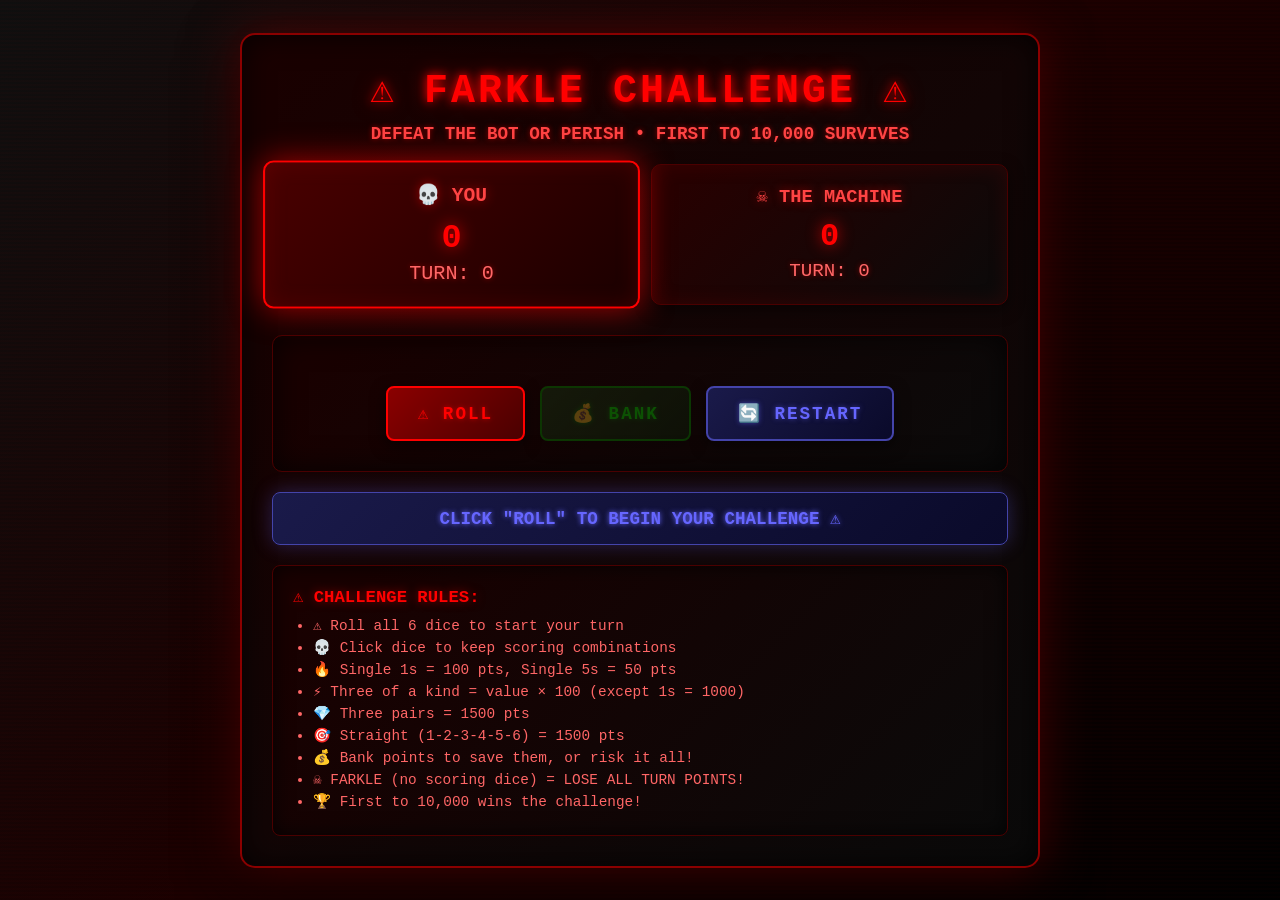
<file: farkle-monster.html>
<!DOCTYPE html>
<html lang="en">
<head>
    <meta charset="UTF-8">
    <meta name="viewport" content="width=device-width, initial-scale=1.0, maximum-scale=5.0">
    <meta name="apple-mobile-web-app-capable" content="yes">
    <meta name="mobile-web-app-capable" content="yes">
    <title>⚠️ FARKLE CHALLENGE MODE ⚠️</title>
    <style>
        * {
            margin: 0;
            padding: 0;
            box-sizing: border-box;
        }

        body {
            font-family: 'Courier New', 'Consolas', monospace;
            background: linear-gradient(135deg, #0f0f0f 0%, #1a0000 50%, #000000 100%);
            min-height: 100vh;
            display: flex;
            justify-content: center;
            align-items: center;
            padding: 20px;
            position: relative;
            overflow-x: hidden;
            overflow-y: auto;
        }

        body::before {
            content: '';
            position: absolute;
            top: 0;
            left: 0;
            right: 0;
            bottom: 0;
            background: 
                repeating-linear-gradient(
                    0deg,
                    transparent,
                    transparent 2px,
                    rgba(139, 0, 0, 0.03) 2px,
                    rgba(139, 0, 0, 0.03) 4px
                );
            pointer-events: none;
            animation: scanlines 8s linear infinite;
        }

        @keyframes scanlines {
            0% { transform: translateY(0); }
            100% { transform: translateY(20px); }
        }

        .game-container {
            background: linear-gradient(135deg, #1a0000 0%, #0a0a0a 100%);
            border-radius: 15px;
            padding: 30px;
            box-shadow: 
                0 0 50px rgba(139, 0, 0, 0.5),
                inset 0 0 30px rgba(0, 0, 0, 0.8),
                0 20px 60px rgba(0, 0, 0, 0.9);
            max-width: 800px;
            width: 100%;
            border: 2px solid #8b0000;
            position: relative;
        }

        @keyframes pulse-warning {
            0%, 100% { opacity: 1; }
            50% { opacity: 0.6; }
        }

        h1 {
            text-align: center;
            color: #ff0000;
            font-size: 2.5em;
            margin-bottom: 10px;
            text-shadow: 
                0 0 10px #ff0000,
                0 0 20px #8b0000,
                2px 2px 4px rgba(0, 0, 0, 0.8);
            font-weight: bold;
            letter-spacing: 3px;
        }

        .subtitle {
            text-align: center;
            color: #ff4444;
            margin-bottom: 20px;
            font-size: 1.1em;
            text-shadow: 0 0 5px rgba(255, 0, 0, 0.5);
            font-weight: bold;
        }

        .scores {
            display: flex;
            justify-content: space-around;
            margin-bottom: 30px;
            gap: 20px;
        }

        .score-card {
            flex: 1;
            background: linear-gradient(135deg, #2a0000 0%, #0a0a0a 100%);
            padding: 20px;
            border-radius: 10px;
            text-align: center;
            box-shadow: 
                0 5px 15px rgba(0, 0, 0, 0.5),
                inset 0 0 20px rgba(139, 0, 0, 0.2);
            border: 1px solid #4a0000;
        }

        .score-card.active {
            background: linear-gradient(135deg, #4a0000 0%, #1a0000 100%);
            transform: scale(1.05);
            box-shadow: 
                0 0 30px rgba(255, 0, 0, 0.6),
                inset 0 0 20px rgba(139, 0, 0, 0.3);
            border: 2px solid #ff0000;
            animation: pulse-glow 1.5s infinite;
        }

        @keyframes pulse-glow {
            0%, 100% { box-shadow: 0 0 30px rgba(255, 0, 0, 0.6), inset 0 0 20px rgba(139, 0, 0, 0.3); }
            50% { box-shadow: 0 0 50px rgba(255, 0, 0, 0.8), inset 0 0 30px rgba(139, 0, 0, 0.5); }
        }

        .score-card h3 {
            color: #ff4444;
            margin-bottom: 10px;
            text-shadow: 0 0 10px rgba(255, 0, 0, 0.5);
            font-weight: bold;
        }

        .score {
            font-size: 2em;
            color: #ff0000;
            font-weight: bold;
            text-shadow: 0 0 15px rgba(255, 0, 0, 0.8);
        }

        .turn-score {
            font-size: 1.2em;
            color: #ff6666;
            margin-top: 5px;
            text-shadow: 0 0 5px rgba(255, 0, 0, 0.5);
        }

        .dice-area {
            background: linear-gradient(135deg, #1a0000 0%, #0a0a0a 100%);
            padding: 30px;
            border-radius: 10px;
            margin-bottom: 20px;
            border: 1px solid #4a0000;
            box-shadow: inset 0 0 30px rgba(0, 0, 0, 0.8);
        }

        .dice-container {
            display: flex;
            justify-content: center;
            gap: 15px;
            flex-wrap: wrap;
            margin-bottom: 20px;
        }

        .die {
            width: 70px;
            height: 70px;
            background: linear-gradient(135deg, #1a1a1a 0%, #0a0a0a 100%);
            border-radius: 10px;
            display: flex;
            justify-content: center;
            align-items: center;
            font-size: 2em;
            font-weight: bold;
            color: #ff0000;
            cursor: pointer;
            box-shadow: 
                0 5px 15px rgba(0, 0, 0, 0.8),
                inset 0 0 10px rgba(139, 0, 0, 0.3);
            transition: all 0.3s ease;
            user-select: none;
            -webkit-user-select: none;
            touch-action: manipulation;
            border: 2px solid #4a0000;
            text-shadow: 0 0 10px rgba(255, 0, 0, 0.8);
        }

        .die:hover:not(.kept) {
            transform: translateY(-5px) rotate(5deg);
            box-shadow: 
                0 8px 20px rgba(255, 0, 0, 0.5),
                inset 0 0 15px rgba(139, 0, 0, 0.5);
            border-color: #ff0000;
        }

        /* Active state for mobile touch feedback */
        .die:active:not(.kept) {
            transform: translateY(-3px) rotate(3deg);
            box-shadow: 
                0 6px 15px rgba(255, 0, 0, 0.6),
                inset 0 0 12px rgba(139, 0, 0, 0.6);
            border-color: #ff0000;
        }

        .die.kept {
            background: linear-gradient(135deg, #4a0000 0%, #2a0000 100%);
            border: 3px solid #ff0000;
            box-shadow: 
                0 0 20px rgba(255, 0, 0, 0.8),
                inset 0 0 15px rgba(255, 0, 0, 0.3);
            animation: kept-pulse 1s infinite;
        }

        @keyframes kept-pulse {
            0%, 100% { transform: scale(1); }
            50% { transform: scale(1.05); }
        }

        .buttons {
            display: flex;
            gap: 15px;
            justify-content: center;
            flex-wrap: wrap;
        }

        button {
            padding: 15px 30px;
            font-size: 1.1em;
            border: none;
            border-radius: 8px;
            cursor: pointer;
            font-weight: bold;
            transition: all 0.3s ease;
            font-family: 'Courier New', monospace;
            box-shadow: 0 5px 15px rgba(0, 0, 0, 0.5);
            text-transform: uppercase;
            letter-spacing: 2px;
        }

        button:hover:not(:disabled) {
            transform: translateY(-3px);
            box-shadow: 0 8px 25px rgba(255, 0, 0, 0.5);
        }

        button:disabled {
            opacity: 0.3;
            cursor: not-allowed;
        }

        .btn-roll {
            background: linear-gradient(135deg, #8b0000 0%, #4a0000 100%);
            color: #ff0000;
            border: 2px solid #ff0000;
            text-shadow: 0 0 5px rgba(255, 0, 0, 0.5);
        }

        .btn-roll:hover:not(:disabled) {
            background: linear-gradient(135deg, #ff0000 0%, #8b0000 100%);
            box-shadow: 0 0 30px rgba(255, 0, 0, 0.8);
        }

        .btn-bank {
            background: linear-gradient(135deg, #1a4a1a 0%, #0a2a0a 100%);
            color: #00ff00;
            border: 2px solid #00aa00;
            text-shadow: 0 0 5px rgba(0, 255, 0, 0.5);
        }

        .btn-bank:hover:not(:disabled) {
            background: linear-gradient(135deg, #00aa00 0%, #1a4a1a 100%);
            box-shadow: 0 0 30px rgba(0, 255, 0, 0.6);
        }

        .btn-new-game {
            background: linear-gradient(135deg, #1a1a4a 0%, #0a0a2a 100%);
            color: #6666ff;
            border: 2px solid #4444aa;
            text-shadow: 0 0 5px rgba(100, 100, 255, 0.5);
        }

        .btn-new-game:hover {
            background: linear-gradient(135deg, #4444aa 0%, #1a1a4a 100%);
            box-shadow: 0 0 30px rgba(100, 100, 255, 0.6);
        }

        .message {
            text-align: center;
            padding: 15px;
            margin-top: 20px;
            border-radius: 8px;
            font-size: 1.1em;
            font-weight: bold;
            min-height: 50px;
            display: flex;
            align-items: center;
            justify-content: center;
            border: 1px solid;
            text-shadow: 0 0 5px currentColor;
        }

        .message.info {
            background: linear-gradient(135deg, #1a1a4a 0%, #0a0a2a 100%);
            color: #6666ff;
            border-color: #4444aa;
            box-shadow: 0 0 20px rgba(100, 100, 255, 0.3);
        }

        .message.success {
            background: linear-gradient(135deg, #1a4a1a 0%, #0a2a0a 100%);
            color: #00ff00;
            border-color: #00aa00;
            box-shadow: 0 0 20px rgba(0, 255, 0, 0.3);
        }

        .message.warning {
            background: linear-gradient(135deg, #8b0000 0%, #4a0000 100%);
            color: #ff0000;
            border-color: #ff0000;
            box-shadow: 0 0 20px rgba(255, 0, 0, 0.5);
            animation: warning-flash 0.5s;
        }

        @keyframes warning-flash {
            0%, 100% { opacity: 1; }
            50% { opacity: 0.7; }
        }

        .rules {
            margin-top: 20px;
            padding: 20px;
            background: linear-gradient(135deg, #1a0000 0%, #0a0a0a 100%);
            border-radius: 8px;
            font-size: 0.9em;
            color: #ff6666;
            border: 1px solid #4a0000;
            box-shadow: inset 0 0 20px rgba(0, 0, 0, 0.8);
        }

        .rules h4 {
            color: #ff0000;
            margin-bottom: 10px;
            text-shadow: 0 0 10px rgba(255, 0, 0, 0.5);
            font-size: 1.2em;
        }

        .rules ul {
            margin-left: 20px;
        }

        .rules li {
            margin: 5px 0;
        }

        @keyframes shake {
            0%, 100% { transform: translateX(0); }
            25% { transform: translateX(-10px); }
            75% { transform: translateX(10px); }
        }

        .shake {
            animation: shake 0.5s;
        }

        .confetti {
            position: fixed;
            width: 10px;
            height: 10px;
            top: -10px;
            z-index: 9999;
            pointer-events: none;
        }

        @keyframes confetti-fall {
            to {
                transform: translateY(100vh) rotate(360deg);
            }
        }

        .victory-overlay {
            position: fixed;
            top: 0;
            left: 0;
            width: 100%;
            height: 100%;
            background: linear-gradient(135deg, rgba(0, 0, 0, 0.95) 0%, rgba(26, 0, 0, 0.98) 100%);
            display: flex;
            flex-direction: column;
            justify-content: center;
            align-items: center;
            z-index: 10000;
            opacity: 0;
            animation: fadeIn 0.5s forwards;
        }

        @keyframes fadeIn {
            to {
                opacity: 1;
            }
        }

        .victory-content {
            text-align: center;
            color: #ff0000;
            transform: scale(0);
            animation: expandIn 0.8s 0.3s cubic-bezier(0.68, -0.55, 0.265, 1.55) forwards;
            padding: 20px;
            max-width: 90vw;
        }

        @keyframes expandIn {
            to {
                transform: scale(1);
            }
        }

        .victory-title {
            font-size: 5em;
            margin-bottom: 20px;
            text-shadow: 
                0 0 20px rgba(255, 0, 0, 0.8),
                0 0 40px rgba(255, 0, 0, 0.6),
                0 0 60px rgba(255, 0, 0, 0.4);
            animation: pulse-victory 1.5s infinite;
            font-weight: bold;
            letter-spacing: 5px;
        }

        @media (max-width: 768px) {
            .victory-title {
                font-size: 3em;
            }
        }

        @media (max-width: 480px) {
            .victory-title {
                font-size: 2.5em;
            }
        }

        @keyframes pulse-victory {
            0%, 100% {
                transform: scale(1);
                text-shadow: 
                    0 0 20px rgba(255, 0, 0, 0.8),
                    0 0 40px rgba(255, 0, 0, 0.6);
            }
            50% {
                transform: scale(1.1);
                text-shadow: 
                    0 0 30px rgba(255, 0, 0, 1),
                    0 0 60px rgba(255, 0, 0, 0.8),
                    0 0 90px rgba(255, 0, 0, 0.6);
            }
        }

        .victory-score {
            font-size: 3em;
            margin: 20px 0;
            color: #ff0000;
            font-weight: bold;
            text-shadow: 0 0 20px rgba(255, 0, 0, 0.8);
        }

        @media (max-width: 768px) {
            .victory-score {
                font-size: 2em;
                margin: 15px 0;
            }
        }

        @media (max-width: 480px) {
            .victory-score {
                font-size: 1.5em;
                margin: 10px 0;
            }
        }

        .victory-message {
            font-size: 2em;
            margin-top: 10px;
            opacity: 0;
            animation: fadeIn 0.5s 1.2s forwards;
            color: #ff4444;
            text-shadow: 0 0 10px rgba(255, 0, 0, 0.6);
        }

        @media (max-width: 768px) {
            .victory-message {
                font-size: 1.5em;
            }
        }

        @media (max-width: 480px) {
            .victory-message {
                font-size: 1.2em;
            }
        }

        /* Mobile Optimizations */
        @media (max-width: 768px) {
            body {
                padding: 10px;
            }

            .game-container {
                padding: 20px;
                border-radius: 10px;
            }

            h1 {
                font-size: 2em;
                letter-spacing: 2px;
            }

            .subtitle {
                font-size: 0.9em;
            }

            .scores {
                gap: 10px;
            }

            .score-card {
                padding: 15px;
            }

            .score-card h3 {
                font-size: 0.9em;
            }

            .score {
                font-size: 1.5em;
            }

            .turn-score {
                font-size: 1em;
            }

            .dice-area {
                padding: 20px;
            }

            .dice-container {
                gap: 10px;
            }

            .die {
                width: 60px;
                height: 60px;
                font-size: 1.8em;
                /* Larger tap target for mobile */
                min-width: 44px;
                min-height: 44px;
            }

            button {
                padding: 12px 20px;
                font-size: 0.9em;
                letter-spacing: 1px;
                /* Ensure minimum tap target size */
                min-height: 44px;
            }

            .message {
                font-size: 0.95em;
                padding: 12px;
            }

            .rules {
                font-size: 0.85em;
                padding: 15px;
            }

            .rules h4 {
                font-size: 1em;
            }
        }

        @media (max-width: 480px) {
            body {
                padding: 5px;
            }

            .game-container {
                padding: 15px;
            }

            h1 {
                font-size: 1.6em;
                letter-spacing: 1px;
            }

            .subtitle {
                font-size: 0.75em;
            }

            .scores {
                flex-direction: column;
                gap: 10px;
                margin-bottom: 20px;
            }

            .score-card {
                padding: 12px;
            }

            .dice-area {
                padding: 15px;
            }

            .dice-container {
                gap: 8px;
            }

            .die {
                width: 50px;
                height: 50px;
                font-size: 1.5em;
            }

            .buttons {
                gap: 10px;
            }

            button {
                padding: 10px 15px;
                font-size: 0.85em;
                flex: 1;
                min-width: 100px;
            }

            .message {
                font-size: 0.85em;
                padding: 10px;
                min-height: 40px;
            }

            .rules {
                font-size: 0.8em;
                padding: 12px;
            }

            .rules ul {
                margin-left: 15px;
            }

            .rules li {
                margin: 3px 0;
            }
        }

        /* Landscape mobile optimization */
        @media (max-width: 768px) and (orientation: landscape) {
            .game-container {
                max-width: 90vw;
            }

            .scores {
                flex-direction: row;
            }

            .dice-container {
                gap: 8px;
            }

            .die {
                width: 50px;
                height: 50px;
                font-size: 1.5em;
            }
        }

        /* Prevent text selection on mobile */
        @media (hover: none) and (pointer: coarse) {
            * {
                -webkit-tap-highlight-color: transparent;
            }

            button {
                -webkit-tap-highlight-color: rgba(255, 0, 0, 0.2);
            }
        }
    </style>
</head>
<body>
    <div class="game-container">
        <h1>⚠️ FARKLE CHALLENGE ⚠️</h1>
        <p class="subtitle">DEFEAT THE BOT OR PERISH • FIRST TO 10,000 SURVIVES</p>

        <div class="scores">
            <div class="score-card" id="player-card">
                <h3>💀 YOU</h3>
                <div class="score" id="player-score">0</div>
                <div class="turn-score">TURN: <span id="player-turn-score">0</span></div>
            </div>
            <div class="score-card" id="bot-card">
                <h3>☠️ THE MACHINE</h3>
                <div class="score" id="bot-score">0</div>
                <div class="turn-score">TURN: <span id="bot-turn-score">0</span></div>
            </div>
        </div>

        <div class="dice-area">
            <div class="dice-container" id="dice-container"></div>
            <div class="buttons">
                <button class="btn-roll" id="roll-btn" onclick="rollDice()">⚠️ ROLL</button>
                <button class="btn-bank" id="bank-btn" onclick="bankPoints()" disabled>💰 BANK</button>
                <button class="btn-new-game" onclick="newGame()">🔄 RESTART</button>
            </div>
        </div>

        <div class="message info" id="message">CLICK "ROLL" TO BEGIN YOUR CHALLENGE ⚠️</div>

        <div class="rules">
            <h4>⚠️ CHALLENGE RULES:</h4>
            <ul>
                <li>⚠️ Roll all 6 dice to start your turn</li>
                <li>💀 Click dice to keep scoring combinations</li>
                <li>🔥 Single 1s = 100 pts, Single 5s = 50 pts</li>
                <li>⚡ Three of a kind = value × 100 (except 1s = 1000)</li>
                <li>💎 Three pairs = 1500 pts</li>
                <li>🎯 Straight (1-2-3-4-5-6) = 1500 pts</li>
                <li>💰 Bank points to save them, or risk it all!</li>
                <li>☠️ FARKLE (no scoring dice) = LOSE ALL TURN POINTS!</li>
                <li>🏆 First to 10,000 wins the challenge!</li>
            </ul>
        </div>
    </div>

    <script>
        let gameState = {
            playerScore: 0,
            botScore: 0,
            currentPlayer: 'player',
            turnScore: 0,
            dice: [],
            selectedThisRoll: [], // Dice selected from current roll
            keptDiceValues: [], // All kept dice values across rolls
            rollsThisTurn: 0,
            gameOver: false
        };

        function newGame() {
            gameState = {
                playerScore: 0,
                botScore: 0,
                currentPlayer: 'player',
                turnScore: 0,
                dice: [],
                selectedThisRoll: [],
                keptDiceValues: [],
                rollsThisTurn: 0,
                gameOver: false
            };
            updateDisplay();
            showMessage('NEW CHALLENGE INITIATED! YOUR TURN! ⚠️', 'info');
        }

        function rollDice() {
            if (gameState.gameOver) return;

            // Commit selected dice from previous roll and add their score
            if (gameState.selectedThisRoll.length > 0) {
                const selectedValues = gameState.selectedThisRoll.map(idx => gameState.dice[idx]);
                const rollScore = calculateScore(selectedValues);
                gameState.turnScore += rollScore; // Add to turn total
                
                gameState.selectedThisRoll.forEach(idx => {
                    gameState.keptDiceValues.push(gameState.dice[idx]);
                });
            }
            
            // CRITICAL: Clear selection before rolling new dice
            gameState.selectedThisRoll = [];

            const numDice = 6 - gameState.keptDiceValues.length;
            if (numDice === 0) {
                // Hot dice! Roll all 6 again
                gameState.keptDiceValues = [];
                gameState.dice = Array(6).fill(0).map(() => Math.floor(Math.random() * 6) + 1);
                showMessage('🔥 HOT DICE! ALL 6 REROLLED! MAXIMUM RISK!', 'success');
            } else {
                gameState.dice = Array(numDice).fill(0).map(() => Math.floor(Math.random() * 6) + 1);
            }

            gameState.rollsThisTurn++;
            updateDisplay();

            const scoringDice = findScoringDice(gameState.dice);
            
            if (scoringDice.length === 0) {
                // Farkle!
                showMessage('☠️ FARKLE! NO SCORING DICE! TURN TERMINATED!', 'warning');
                gameState.turnScore = 0;
                gameState.keptDiceValues = [];
                gameState.selectedThisRoll = [];
                setTimeout(() => {
                    endTurn();
                }, 2000);
                document.getElementById('roll-btn').disabled = true;
                document.getElementById('bank-btn').disabled = true;
            } else {
                showMessage('SELECT DICE TO KEEP, THEN ROLL OR BANK! ⚠️', 'info');
                document.getElementById('bank-btn').disabled = gameState.turnScore === 0;
            }

            renderDice();
        }

        function findScoringDice(dice) {
            const scoring = [];
            const counts = {};
            
            dice.forEach((die, idx) => {
                counts[die] = counts[die] || [];
                counts[die].push(idx);
            });

            // Check for straight
            if (dice.length === 6) {
                const sorted = [...dice].sort();
                if (sorted.join('') === '123456') {
                    return dice.map((_, idx) => idx);
                }
            }

            // Check for three pairs
            const pairs = Object.values(counts).filter(arr => arr.length === 2);
            if (pairs.length === 3) {
                return dice.map((_, idx) => idx);
            }

            // Check for three of a kind or more
            Object.entries(counts).forEach(([value, indices]) => {
                if (indices.length >= 3) {
                    indices.forEach(idx => scoring.push(idx));
                }
            });

            // Check for 1s and 5s not in three of a kind
            Object.entries(counts).forEach(([value, indices]) => {
                if ((value === '1' || value === '5') && indices.length < 3) {
                    indices.forEach(idx => scoring.push(idx));
                }
            });

            return scoring;
        }

        function calculateScore(dice) {
            if (dice.length === 0) return 0;

            const counts = {};
            dice.forEach(die => {
                counts[die] = (counts[die] || 0) + 1;
            });

            // Check for straight
            if (dice.length === 6) {
                const sorted = [...dice].sort();
                if (sorted.join('') === '123456') {
                    return 1500;
                }
            }

            // Check for three pairs
            const pairs = Object.values(counts).filter(count => count === 2);
            if (pairs.length === 3) {
                return 1500;
            }

            let score = 0;

            // Three of a kind or more
            Object.entries(counts).forEach(([value, count]) => {
                const num = parseInt(value);
                if (count >= 3) {
                    if (num === 1) {
                        score += 1000;
                    } else {
                        score += num * 100;
                    }
                    // Extra dice beyond 3
                    if (count > 3) {
                        if (num === 1) {
                            score += (count - 3) * 1000;
                        } else {
                            score += (count - 3) * (num * 100);
                        }
                    }
                    counts[value] = 0; // Mark as counted
                }
            });

            // Individual 1s and 5s
            if (counts[1] > 0 && counts[1] < 3) {
                score += counts[1] * 100;
            }
            if (counts[5] > 0 && counts[5] < 3) {
                score += counts[5] * 50;
            }

            return score;
        }

        function toggleDie(index) {
            if (gameState.gameOver || gameState.currentPlayer !== 'player') return;
            if (gameState.dice.length === 0) return;

            const scoringIndices = findScoringDice(gameState.dice);
            if (!scoringIndices.includes(index)) {
                showMessage('⚠️ INVALID SELECTION! THAT DIE DOES NOT SCORE!', 'warning');
                return;
            }

            // Toggle selection
            const selectedIndex = gameState.selectedThisRoll.indexOf(index);
            if (selectedIndex >= 0) {
                // Unselect
                gameState.selectedThisRoll.splice(selectedIndex, 1);
            } else {
                // Select
                gameState.selectedThisRoll.push(index);
            }

            // Show potential score for this roll only
            const selectedValues = gameState.selectedThisRoll.map(idx => gameState.dice[idx]);
            const thisRollScore = calculateScore(selectedValues);
            const potentialTurnScore = gameState.turnScore + thisRollScore;

            // Update display to show potential score
            if (gameState.currentPlayer === 'player') {
                document.getElementById('player-turn-score').textContent = potentialTurnScore;
            }

            renderDice();

            document.getElementById('bank-btn').disabled = potentialTurnScore === 0;
            
            // Check if all dice are selected
            if (gameState.selectedThisRoll.length === gameState.dice.length) {
                showMessage(`SELECTED +${thisRollScore} PTS! ROLL FOR HOT DICE! 🔥`, 'success');
            } else if (gameState.selectedThisRoll.length > 0) {
                showMessage(`SELECTED +${thisRollScore} PTS! CHOOSE MORE, ROLL, OR BANK! ⚠️`, 'info');
            } else {
                showMessage('SELECT DICE TO KEEP, THEN ROLL OR BANK! ⚠️', 'info');
            }
        }

        function renderDice() {
            const container = document.getElementById('dice-container');
            container.innerHTML = '';

            gameState.dice.forEach((value, index) => {
                const die = document.createElement('div');
                die.className = 'die';
                die.textContent = value;
                die.onclick = () => toggleDie(index);

                // Check if this die is selected
                if (gameState.selectedThisRoll.includes(index)) {
                    die.classList.add('kept');
                }

                // No visual indication of scoring dice - player must know the rules!

                container.appendChild(die);
            });
        }

        function bankPoints() {
            // Commit any selected dice first and add their score
            if (gameState.selectedThisRoll.length > 0) {
                const selectedValues = gameState.selectedThisRoll.map(idx => gameState.dice[idx]);
                const rollScore = calculateScore(selectedValues);
                gameState.turnScore += rollScore;
                
                gameState.selectedThisRoll.forEach(idx => {
                    gameState.keptDiceValues.push(gameState.dice[idx]);
                });
                gameState.selectedThisRoll = [];
            }

            if (gameState.turnScore === 0) {
                showMessage('⚠️ SELECT DICE FIRST!', 'warning');
                return;
            }

            if (gameState.currentPlayer === 'player') {
                gameState.playerScore += gameState.turnScore;
                showMessage(`💰 BANKED ${gameState.turnScore} POINTS! SECURED!`, 'success');
            } else {
                gameState.botScore += gameState.turnScore;
            }

            if (gameState.playerScore >= 10000 || gameState.botScore >= 10000) {
                endGame();
                return;
            }

            gameState.turnScore = 0;
            gameState.keptDiceValues = [];
            gameState.selectedThisRoll = [];
            gameState.dice = [];
            gameState.rollsThisTurn = 0;

            updateDisplay();
            endTurn();
        }

        function endTurn() {
            gameState.turnScore = 0;
            gameState.keptDiceValues = [];
            gameState.selectedThisRoll = [];
            gameState.dice = [];
            gameState.rollsThisTurn = 0;

            if (gameState.currentPlayer === 'player') {
                gameState.currentPlayer = 'bot';
                updateDisplay();
                showMessage('☠️ THE MACHINE\'S TURN...', 'info');
                setTimeout(botTurn, 1500);
            } else {
                gameState.currentPlayer = 'player';
                updateDisplay();
                showMessage('YOUR TURN! CLICK "ROLL" ⚠️', 'info');
            }

            document.getElementById('roll-btn').disabled = gameState.currentPlayer !== 'player';
            document.getElementById('bank-btn').disabled = true;
        }

        function botDecideWhichDiceToKeep(dice) {
            // Strategic bot that evaluates different combinations
            const scoringIndices = findScoringDice(dice);
            if (scoringIndices.length === 0) return [];

            // Get all possible combinations of scoring dice to keep
            const combinations = getAllCombinations(scoringIndices);
            
            // Evaluate each combination
            let bestChoice = null;
            let bestScore = -1;

            combinations.forEach(combo => {
                if (combo.length === 0) return;
                
                const diceValues = combo.map(idx => dice[idx]);
                const immediateScore = calculateScore(diceValues);
                const diceLeftToRoll = dice.length - combo.length;
                
                // Calculate expected value considering:
                // 1. Immediate points
                // 2. Number of dice left to roll (more dice = more risk but more potential)
                // 3. Probability of farkle
                const farkleRisk = calculateFarkleRisk(diceLeftToRoll);
                const expectedValue = immediateScore * (1 - farkleRisk) + 
                                     (diceLeftToRoll * 30); // Rough expected value per die
                
                // Strategy: prefer keeping fewer dice if expected value is similar
                // This gives more chances for big scores
                const strategyScore = expectedValue - (combo.length * 5);
                
                if (strategyScore > bestScore) {
                    bestScore = strategyScore;
                    bestChoice = combo;
                }
            });

            return bestChoice || scoringIndices;
        }

        function getAllCombinations(arr) {
            // Generate all non-empty subsets
            const result = [];
            const total = Math.pow(2, arr.length);
            
            for (let i = 1; i < total; i++) {
                const combo = [];
                for (let j = 0; j < arr.length; j++) {
                    if (i & (1 << j)) {
                        combo.push(arr[j]);
                    }
                }
                result.push(combo);
            }
            
            return result;
        }

        function calculateFarkleRisk(numDice) {
            // Approximate probability of farkle based on number of dice
            // These are rough estimates
            const farkleProb = {
                1: 0.67,  // 4/6 chance (only 1 and 5 score)
                2: 0.44,
                3: 0.28,
                4: 0.16,
                5: 0.08,
                6: 0.04
            };
            return farkleProb[numDice] || 0.5;
        }

        function botTurn() {
            if (gameState.gameOver) return;

            // CRITICAL: Clear any previous selections before rolling
            gameState.selectedThisRoll = [];

            // Roll dice (selected dice from previous roll are already committed)
            const numDice = 6 - gameState.keptDiceValues.length;
            
            if (numDice === 0) {
                gameState.keptDiceValues = [];
                gameState.dice = Array(6).fill(0).map(() => Math.floor(Math.random() * 6) + 1);
            } else {
                gameState.dice = Array(numDice).fill(0).map(() => Math.floor(Math.random() * 6) + 1);
            }

            gameState.rollsThisTurn++;
            updateDisplay();
            renderDice();

            const scoringIndices = findScoringDice(gameState.dice);

            if (scoringIndices.length === 0) {
                showMessage('☠️ THE MACHINE FARKLED! YOUR TURN! ⚡', 'success');
                gameState.turnScore = 0;
                gameState.keptDiceValues = [];
                gameState.selectedThisRoll = [];
                setTimeout(endTurn, 2000);
                return;
            }

            // Show bot selecting dice with delay
            showMessage('☠️ THE MACHINE CALCULATES...', 'info');
            
            // Bot strategically decides which dice to keep
            const diceToKeep = botDecideWhichDiceToKeep(gameState.dice);
            
            // Select dice one by one with animation
            let selectionDelay = 0;
            diceToKeep.forEach((idx, i) => {
                setTimeout(() => {
                    gameState.selectedThisRoll.push(idx);
                    
                    // Calculate score for this roll only
                    const selectedValues = gameState.selectedThisRoll.map(idx => gameState.dice[idx]);
                    const thisRollScore = calculateScore(selectedValues);
                    const potentialTurnScore = gameState.turnScore + thisRollScore;
                    
                    document.getElementById('bot-turn-score').textContent = potentialTurnScore;
                    renderDice();
                    
                    // After all selections are done
                    if (i === diceToKeep.length - 1) {
                        setTimeout(() => {
                            // Commit the selected dice to turn score before making banking decision
                            const selectedValues = gameState.selectedThisRoll.map(idx => gameState.dice[idx]);
                            const thisRollScore = calculateScore(selectedValues);
                            gameState.turnScore += thisRollScore;
                            
                            // Move selected dice to kept dice
                            gameState.selectedThisRoll.forEach(idx => {
                                gameState.keptDiceValues.push(gameState.dice[idx]);
                            });
                            gameState.selectedThisRoll = [];
                            
                            // Update display with committed score
                            document.getElementById('bot-turn-score').textContent = gameState.turnScore;
                            
                            // Bot decision: bank if over 350 or if only 1-2 dice left to roll
                            const diceLeftToRoll = 6 - gameState.keptDiceValues.length;
                            const farkleRisk = calculateFarkleRisk(diceLeftToRoll);
                            
                            // More sophisticated banking decision
                            const shouldBank = gameState.turnScore >= 350 || 
                                             diceLeftToRoll <= 1 || 
                                             (gameState.turnScore >= 200 && farkleRisk > 0.4);

                            if (shouldBank) {
                                showMessage(`☠️ THE MACHINE BANKS ${gameState.turnScore} POINTS!`, 'info');
                                setTimeout(bankPoints, 1000);
                            } else {
                                showMessage('☠️ THE MACHINE ROLLS AGAIN...', 'info');
                                setTimeout(botTurn, 1000);
                            }
                        }, 500);
                    }
                }, selectionDelay);
                selectionDelay += 300;
            });
        }

        function endGame() {
            gameState.gameOver = true;
            const winner = gameState.playerScore >= 10000 ? 'You' : 'The Machine';
            const emoji = winner === 'You' ? '💀⚡' : '☠️';
            
            // Trigger confetti if player wins!
            if (winner === 'You') {
                createConfetti();
                showVictoryScreen();
            } else {
                // Show defeat screen if player loses
                createCryingEmojis();
                showDefeatScreen();
            }
            
            showMessage(`${emoji} ${winner.toUpperCase()} WINS! FINAL: YOU ${gameState.playerScore} - MACHINE ${gameState.botScore}`, 'success');
            document.getElementById('roll-btn').disabled = true;
            document.getElementById('bank-btn').disabled = true;
        }

        function showVictoryScreen() {
            const overlay = document.createElement('div');
            overlay.className = 'victory-overlay';
            overlay.innerHTML = `
                <div class="victory-content">
                    <div class="victory-title">VICTORY</div>
                    <div class="victory-score">
                        YOUR SCORE: ${gameState.playerScore}
                    </div>
                    <div class="victory-score">
                        MACHINE SCORE: ${gameState.botScore}
                    </div>
                    <div class="victory-message">YOU SURVIVED THE CHALLENGE</div>
                </div>
            `;
            
            document.body.appendChild(overlay);
            
            // Remove overlay after 5 seconds or on click
            setTimeout(() => {
                overlay.style.animation = 'fadeIn 0.5s reverse forwards';
                setTimeout(() => overlay.remove(), 500);
            }, 5000);
            
            overlay.onclick = () => {
                overlay.style.animation = 'fadeIn 0.5s reverse forwards';
                setTimeout(() => overlay.remove(), 500);
            };
        }

        function showDefeatScreen() {
            const overlay = document.createElement('div');
            overlay.className = 'victory-overlay';
            overlay.innerHTML = `
                <div class="victory-content">
                    <div class="victory-title">DEFEATED</div>
                    <div class="victory-score">
                        YOUR SCORE: ${gameState.playerScore}
                    </div>
                    <div class="victory-score">
                        MACHINE SCORE: ${gameState.botScore}
                    </div>
                    <div class="victory-message">THE MACHINE PREVAILS</div>
                    <div class="victory-message" style="margin-top: 20px; font-size: 1.5em;">MWAHAHAHAHA</div>
                </div>
            `;
            
            document.body.appendChild(overlay);
            
            // Remove overlay after 5 seconds or on click
            setTimeout(() => {
                overlay.style.animation = 'fadeIn 0.5s reverse forwards';
                setTimeout(() => overlay.remove(), 500);
            }, 5000);
            
            overlay.onclick = () => {
                overlay.style.animation = 'fadeIn 0.5s reverse forwards';
                setTimeout(() => overlay.remove(), 500);
            };
        }

        function createCryingEmojis() {
            const emojis = ['😢', '😭', '😿', '💔'];
            const emojiCount = 100;

            for (let i = 0; i < emojiCount; i++) {
                setTimeout(() => {
                    const emoji = document.createElement('div');
                    emoji.className = 'confetti';
                    emoji.style.fontSize = '20px';
                    
                    // Random properties
                    const left = Math.random() * 100;
                    const animationDuration = 2 + Math.random() * 3;
                    const delay = Math.random() * 0.5;
                    const selectedEmoji = emojis[Math.floor(Math.random() * emojis.length)];
                    
                    emoji.textContent = selectedEmoji;
                    emoji.style.left = left + '%';
                    emoji.style.animation = `confetti-fall ${animationDuration}s linear ${delay}s forwards`;
                    
                    document.body.appendChild(emoji);
                    
                    // Remove emoji after animation
                    setTimeout(() => {
                        emoji.remove();
                    }, (animationDuration + delay) * 1000);
                }, i * 30);
            }
        }

        function createConfetti() {
            const colors = ['#ff0000', '#8b0000', '#ff4444', '#4a0000', '#ff6666', '#2a0000'];
            const confettiCount = 150;

            for (let i = 0; i < confettiCount; i++) {
                setTimeout(() => {
                    const confetti = document.createElement('div');
                    confetti.className = 'confetti';
                    
                    // Random properties
                    const left = Math.random() * 100;
                    const animationDuration = 2 + Math.random() * 3;
                    const size = 5 + Math.random() * 10;
                    const color = colors[Math.floor(Math.random() * colors.length)];
                    const delay = Math.random() * 0.5;
                    
                    confetti.style.left = left + '%';
                    confetti.style.width = size + 'px';
                    confetti.style.height = size + 'px';
                    confetti.style.backgroundColor = color;
                    confetti.style.animation = `confetti-fall ${animationDuration}s linear ${delay}s forwards`;
                    confetti.style.borderRadius = Math.random() > 0.5 ? '50%' : '0';
                    
                    document.body.appendChild(confetti);
                    
                    // Remove confetti after animation
                    setTimeout(() => {
                        confetti.remove();
                    }, (animationDuration + delay) * 1000);
                }, i * 30);
            }
        }

        function updateDisplay() {
            document.getElementById('player-score').textContent = gameState.playerScore;
            document.getElementById('bot-score').textContent = gameState.botScore;
            document.getElementById('player-turn-score').textContent = 
                gameState.currentPlayer === 'player' ? gameState.turnScore : 0;
            document.getElementById('bot-turn-score').textContent = 
                gameState.currentPlayer === 'bot' ? gameState.turnScore : 0;

            document.getElementById('player-card').classList.toggle('active', gameState.currentPlayer === 'player');
            document.getElementById('bot-card').classList.toggle('active', gameState.currentPlayer === 'bot');

            document.getElementById('roll-btn').disabled = gameState.currentPlayer !== 'player' || gameState.gameOver;
        }

        function showMessage(text, type) {
            const msg = document.getElementById('message');
            msg.textContent = text;
            msg.className = `message ${type}`;
            msg.classList.add('shake');
            setTimeout(() => msg.classList.remove('shake'), 500);
        }

        // Initialize
        updateDisplay();
    </script>
</body>
</html>
</file>
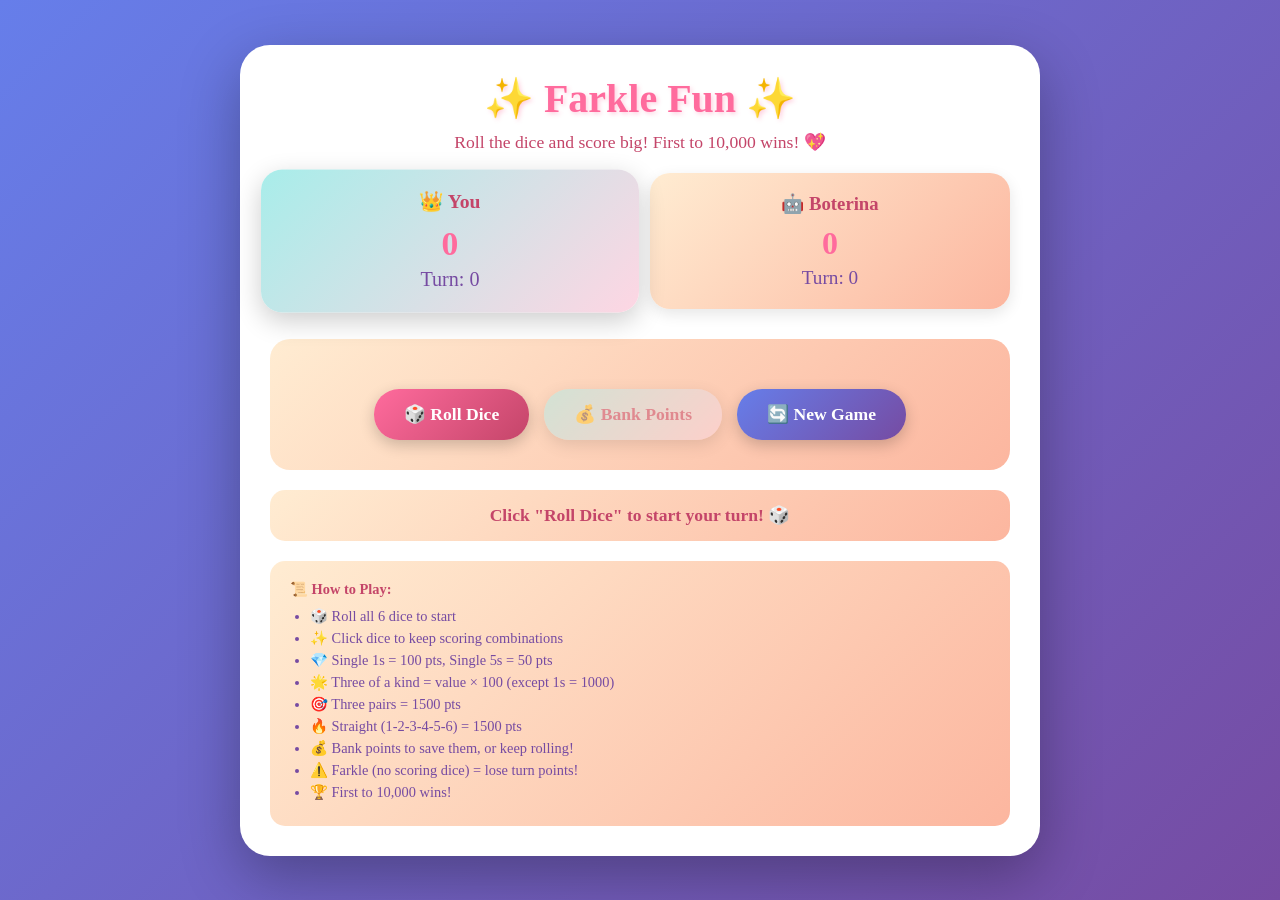
<file: farkle.html>
<!DOCTYPE html>
<html lang="en">
<head>
    <meta charset="UTF-8">
    <meta name="viewport" content="width=device-width, initial-scale=1.0">
    <title>✨ Farkle Fun ✨</title>
    <style>
        * {
            margin: 0;
            padding: 0;
            box-sizing: border-box;
        }

        body {
            font-family: 'Comic Sans MS', 'Arial Rounded MT Bold', cursive;
            background: linear-gradient(135deg, #667eea 0%, #764ba2 100%);
            min-height: 100vh;
            display: flex;
            justify-content: center;
            align-items: center;
            padding: 20px;
        }

        .game-container {
            background: white;
            border-radius: 30px;
            padding: 30px;
            box-shadow: 0 20px 60px rgba(0, 0, 0, 0.3);
            max-width: 800px;
            width: 100%;
        }

        h1 {
            text-align: center;
            color: #ff6b9d;
            font-size: 2.5em;
            margin-bottom: 10px;
            text-shadow: 2px 2px 4px rgba(255, 107, 157, 0.3);
        }

        .subtitle {
            text-align: center;
            color: #c44569;
            margin-bottom: 20px;
            font-size: 1.1em;
        }

        .scores {
            display: flex;
            justify-content: space-around;
            margin-bottom: 30px;
            gap: 20px;
        }

        .score-card {
            flex: 1;
            background: linear-gradient(135deg, #ffecd2 0%, #fcb69f 100%);
            padding: 20px;
            border-radius: 20px;
            text-align: center;
            box-shadow: 0 5px 15px rgba(0, 0, 0, 0.1);
        }

        .score-card.active {
            background: linear-gradient(135deg, #a8edea 0%, #fed6e3 100%);
            transform: scale(1.05);
            box-shadow: 0 8px 25px rgba(0, 0, 0, 0.2);
        }

        .score-card h3 {
            color: #c44569;
            margin-bottom: 10px;
        }

        .score {
            font-size: 2em;
            color: #ff6b9d;
            font-weight: bold;
        }

        .turn-score {
            font-size: 1.2em;
            color: #764ba2;
            margin-top: 5px;
        }

        .dice-area {
            background: linear-gradient(135deg, #ffecd2 0%, #fcb69f 100%);
            padding: 30px;
            border-radius: 20px;
            margin-bottom: 20px;
        }

        .dice-container {
            display: flex;
            justify-content: center;
            gap: 15px;
            flex-wrap: wrap;
            margin-bottom: 20px;
        }

        .die {
            width: 70px;
            height: 70px;
            background: white;
            border-radius: 15px;
            display: flex;
            justify-content: center;
            align-items: center;
            font-size: 2em;
            font-weight: bold;
            color: #ff6b9d;
            cursor: pointer;
            box-shadow: 0 5px 15px rgba(0, 0, 0, 0.2);
            transition: all 0.3s ease;
            user-select: none;
        }

        .die:hover:not(.kept) {
            transform: translateY(-5px);
            box-shadow: 0 8px 20px rgba(0, 0, 0, 0.3);
        }

        .die.kept {
            background: linear-gradient(135deg, #a8edea 0%, #fed6e3 100%);
            border: 3px solid #ff6b9d;
        }

        .die.disabled {
            opacity: 0.5;
            cursor: not-allowed;
        }

        .buttons {
            display: flex;
            gap: 15px;
            justify-content: center;
            flex-wrap: wrap;
        }

        button {
            padding: 15px 30px;
            font-size: 1.1em;
            border: none;
            border-radius: 25px;
            cursor: pointer;
            font-weight: bold;
            transition: all 0.3s ease;
            font-family: inherit;
            box-shadow: 0 5px 15px rgba(0, 0, 0, 0.2);
        }

        button:hover:not(:disabled) {
            transform: translateY(-3px);
            box-shadow: 0 8px 20px rgba(0, 0, 0, 0.3);
        }

        button:disabled {
            opacity: 0.5;
            cursor: not-allowed;
        }

        .btn-roll {
            background: linear-gradient(135deg, #ff6b9d 0%, #c44569 100%);
            color: white;
        }

        .btn-bank {
            background: linear-gradient(135deg, #a8edea 0%, #fed6e3 100%);
            color: #c44569;
        }

        .btn-new-game {
            background: linear-gradient(135deg, #667eea 0%, #764ba2 100%);
            color: white;
        }

        .message {
            text-align: center;
            padding: 15px;
            margin-top: 20px;
            border-radius: 15px;
            font-size: 1.1em;
            font-weight: bold;
            min-height: 50px;
            display: flex;
            align-items: center;
            justify-content: center;
        }

        .message.info {
            background: linear-gradient(135deg, #ffecd2 0%, #fcb69f 100%);
            color: #c44569;
        }

        .message.success {
            background: linear-gradient(135deg, #a8edea 0%, #fed6e3 100%);
            color: #764ba2;
        }

        .message.warning {
            background: linear-gradient(135deg, #ff6b9d 0%, #c44569 100%);
            color: white;
        }

        .rules {
            margin-top: 20px;
            padding: 20px;
            background: linear-gradient(135deg, #ffecd2 0%, #fcb69f 100%);
            border-radius: 15px;
            font-size: 0.9em;
            color: #764ba2;
        }

        .rules h4 {
            color: #c44569;
            margin-bottom: 10px;
        }

        .rules ul {
            margin-left: 20px;
        }

        .rules li {
            margin: 5px 0;
        }

        @keyframes shake {
            0%, 100% { transform: translateX(0); }
            25% { transform: translateX(-10px); }
            75% { transform: translateX(10px); }
        }

        .shake {
            animation: shake 0.5s;
        }

        .confetti {
            position: fixed;
            width: 10px;
            height: 10px;
            top: -10px;
            z-index: 9999;
            pointer-events: none;
        }

        @keyframes confetti-fall {
            to {
                transform: translateY(100vh) rotate(360deg);
            }
        }

        .victory-overlay {
            position: fixed;
            top: 0;
            left: 0;
            width: 100%;
            height: 100%;
            background: rgba(102, 126, 234, 0.95);
            display: flex;
            flex-direction: column;
            justify-content: center;
            align-items: center;
            z-index: 10000;
            opacity: 0;
            animation: fadeIn 0.5s forwards;
        }

        @keyframes fadeIn {
            to {
                opacity: 1;
            }
        }

        .victory-content {
            text-align: center;
            color: white;
            transform: scale(0);
            animation: expandIn 0.8s 0.3s cubic-bezier(0.68, -0.55, 0.265, 1.55) forwards;
            padding: 20px;
            max-width: 90vw;
        }

        @keyframes expandIn {
            to {
                transform: scale(1);
            }
        }

        .victory-title {
            font-size: 5em;
            margin-bottom: 20px;
            text-shadow: 0 0 20px rgba(255, 255, 255, 0.5);
            animation: pulse 1.5s infinite;
        }

        @media (max-width: 768px) {
            .victory-title {
                font-size: 3em;
            }
        }

        @media (max-width: 480px) {
            .victory-title {
                font-size: 2.5em;
            }
        }

        @keyframes pulse {
            0%, 100% {
                transform: scale(1);
            }
            50% {
                transform: scale(1.1);
            }
        }

        .victory-score {
            font-size: 3em;
            margin: 20px 0;
            background: linear-gradient(135deg, #ff6b9d 0%, #ffecd2 50%, #a8edea 100%);
            -webkit-background-clip: text;
            -webkit-text-fill-color: transparent;
            background-clip: text;
            font-weight: bold;
        }

        @media (max-width: 768px) {
            .victory-score {
                font-size: 2em;
                margin: 15px 0;
            }
        }

        @media (max-width: 480px) {
            .victory-score {
                font-size: 1.5em;
                margin: 10px 0;
            }
        }

        .victory-message {
            font-size: 2em;
            margin-top: 10px;
            opacity: 0;
            animation: fadeIn 0.5s 1.2s forwards;
        }

        @media (max-width: 768px) {
            .victory-message {
                font-size: 1.5em;
            }
        }

        @media (max-width: 480px) {
            .victory-message {
                font-size: 1.2em;
            }
        }
    </style>
</head>
<body>
    <div class="game-container">
        <h1>✨ Farkle Fun ✨</h1>
        <p class="subtitle">Roll the dice and score big! First to 10,000 wins! 💖</p>

        <div class="scores">
            <div class="score-card" id="player-card">
                <h3>👑 You</h3>
                <div class="score" id="player-score">0</div>
                <div class="turn-score">Turn: <span id="player-turn-score">0</span></div>
            </div>
            <div class="score-card" id="bot-card">
                <h3>🤖 Boterina</h3>
                <div class="score" id="bot-score">0</div>
                <div class="turn-score">Turn: <span id="bot-turn-score">0</span></div>
            </div>
        </div>

        <div class="dice-area">
            <div class="dice-container" id="dice-container"></div>
            <div class="buttons">
                <button class="btn-roll" id="roll-btn" onclick="rollDice()">🎲 Roll Dice</button>
                <button class="btn-bank" id="bank-btn" onclick="bankPoints()" disabled>💰 Bank Points</button>
                <button class="btn-new-game" onclick="newGame()">🔄 New Game</button>
            </div>
        </div>

        <div class="message info" id="message">Click "Roll Dice" to start your turn! 🎲</div>

        <div class="rules">
            <h4>📜 How to Play:</h4>
            <ul>
                <li>🎲 Roll all 6 dice to start</li>
                <li>✨ Click dice to keep scoring combinations</li>
                <li>💎 Single 1s = 100 pts, Single 5s = 50 pts</li>
                <li>🌟 Three of a kind = value × 100 (except 1s = 1000)</li>
                <li>🎯 Three pairs = 1500 pts</li>
                <li>🔥 Straight (1-2-3-4-5-6) = 1500 pts</li>
                <li>💰 Bank points to save them, or keep rolling!</li>
                <li>⚠️ Farkle (no scoring dice) = lose turn points!</li>
                <li>🏆 First to 10,000 wins!</li>
            </ul>
        </div>
    </div>

    <script>
        let gameState = {
            playerScore: 0,
            botScore: 0,
            currentPlayer: 'player',
            turnScore: 0,
            dice: [],
            selectedThisRoll: [], // Dice selected from current roll
            keptDiceValues: [], // All kept dice values across rolls
            rollsThisTurn: 0,
            gameOver: false
        };

        function newGame() {
            gameState = {
                playerScore: 0,
                botScore: 0,
                currentPlayer: 'player',
                turnScore: 0,
                dice: [],
                selectedThisRoll: [],
                keptDiceValues: [],
                rollsThisTurn: 0,
                gameOver: false
            };
            updateDisplay();
            showMessage('New game started! Your turn! 🎲', 'info');
        }

        function rollDice() {
            if (gameState.gameOver) return;

            // Commit selected dice from previous roll and add their score
            if (gameState.selectedThisRoll.length > 0) {
                const selectedValues = gameState.selectedThisRoll.map(idx => gameState.dice[idx]);
                const rollScore = calculateScore(selectedValues);
                gameState.turnScore += rollScore; // Add to turn total
                
                gameState.selectedThisRoll.forEach(idx => {
                    gameState.keptDiceValues.push(gameState.dice[idx]);
                });
                gameState.selectedThisRoll = [];
            }

            const numDice = 6 - gameState.keptDiceValues.length;
            if (numDice === 0) {
                // Hot dice! Roll all 6 again
                gameState.keptDiceValues = [];
                gameState.dice = Array(6).fill(0).map(() => Math.floor(Math.random() * 6) + 1);
                showMessage('🔥 Hot dice! Rolling all 6 again!', 'success');
            } else {
                gameState.dice = Array(numDice).fill(0).map(() => Math.floor(Math.random() * 6) + 1);
            }

            gameState.rollsThisTurn++;
            updateDisplay();

            const scoringDice = findScoringDice(gameState.dice);
            
            if (scoringDice.length === 0) {
                // Farkle!
                showMessage('💔 FARKLE! No scoring dice! Turn over!', 'warning');
                gameState.turnScore = 0;
                gameState.keptDiceValues = [];
                gameState.selectedThisRoll = [];
                setTimeout(() => {
                    endTurn();
                }, 2000);
                document.getElementById('roll-btn').disabled = true;
                document.getElementById('bank-btn').disabled = true;
            } else {
                showMessage('Click dice to keep them, then roll again or bank! ✨', 'info');
                document.getElementById('bank-btn').disabled = gameState.turnScore === 0;
            }

            renderDice();
        }

        function findScoringDice(dice) {
            const scoring = [];
            const counts = {};
            
            dice.forEach((die, idx) => {
                counts[die] = counts[die] || [];
                counts[die].push(idx);
            });

            // Check for straight
            if (dice.length === 6) {
                const sorted = [...dice].sort();
                if (sorted.join('') === '123456') {
                    return dice.map((_, idx) => idx);
                }
            }

            // Check for three pairs
            const pairs = Object.values(counts).filter(arr => arr.length === 2);
            if (pairs.length === 3) {
                return dice.map((_, idx) => idx);
            }

            // Check for three of a kind or more
            Object.entries(counts).forEach(([value, indices]) => {
                if (indices.length >= 3) {
                    indices.forEach(idx => scoring.push(idx));
                }
            });

            // Check for 1s and 5s not in three of a kind
            Object.entries(counts).forEach(([value, indices]) => {
                if ((value === '1' || value === '5') && indices.length < 3) {
                    indices.forEach(idx => scoring.push(idx));
                }
            });

            return scoring;
        }

        function calculateScore(dice) {
            if (dice.length === 0) return 0;

            const counts = {};
            dice.forEach(die => {
                counts[die] = (counts[die] || 0) + 1;
            });

            // Check for straight
            if (dice.length === 6) {
                const sorted = [...dice].sort();
                if (sorted.join('') === '123456') {
                    return 1500;
                }
            }

            // Check for three pairs
            const pairs = Object.values(counts).filter(count => count === 2);
            if (pairs.length === 3) {
                return 1500;
            }

            let score = 0;

            // Three of a kind or more
            Object.entries(counts).forEach(([value, count]) => {
                const num = parseInt(value);
                if (count >= 3) {
                    if (num === 1) {
                        score += 1000;
                    } else {
                        score += num * 100;
                    }
                    // Extra dice beyond 3
                    if (count > 3) {
                        if (num === 1) {
                            score += (count - 3) * 1000;
                        } else {
                            score += (count - 3) * (num * 100);
                        }
                    }
                    counts[value] = 0; // Mark as counted
                }
            });

            // Individual 1s and 5s
            if (counts[1] > 0 && counts[1] < 3) {
                score += counts[1] * 100;
            }
            if (counts[5] > 0 && counts[5] < 3) {
                score += counts[5] * 50;
            }

            return score;
        }

        function toggleDie(index) {
            if (gameState.gameOver || gameState.currentPlayer !== 'player') return;
            if (gameState.dice.length === 0) return;

            const scoringIndices = findScoringDice(gameState.dice);
            if (!scoringIndices.includes(index)) {
                showMessage('⚠️ That die doesn\'t score! Pick a scoring die!', 'warning');
                return;
            }

            // Toggle selection
            const selectedIndex = gameState.selectedThisRoll.indexOf(index);
            if (selectedIndex >= 0) {
                // Unselect
                gameState.selectedThisRoll.splice(selectedIndex, 1);
            } else {
                // Select
                gameState.selectedThisRoll.push(index);
            }

            // Show potential score for this roll only
            const selectedValues = gameState.selectedThisRoll.map(idx => gameState.dice[idx]);
            const thisRollScore = calculateScore(selectedValues);
            const potentialTurnScore = gameState.turnScore + thisRollScore;

            // Update display to show potential score
            if (gameState.currentPlayer === 'player') {
                document.getElementById('player-turn-score').textContent = potentialTurnScore;
            }

            renderDice();

            document.getElementById('bank-btn').disabled = potentialTurnScore === 0;
            
            // Check if all dice are selected
            if (gameState.selectedThisRoll.length === gameState.dice.length) {
                showMessage(`Selected for +${thisRollScore} pts! Roll again for hot dice! 🔥`, 'success');
            } else if (gameState.selectedThisRoll.length > 0) {
                showMessage(`Selected for +${thisRollScore} pts! Pick more, roll, or bank! ✨`, 'info');
            } else {
                showMessage('Click dice to keep them, then roll again or bank! ✨', 'info');
            }
        }

        function renderDice() {
            const container = document.getElementById('dice-container');
            container.innerHTML = '';

            gameState.dice.forEach((value, index) => {
                const die = document.createElement('div');
                die.className = 'die';
                die.textContent = value;
                die.onclick = () => toggleDie(index);

                // Check if this die is selected
                if (gameState.selectedThisRoll.includes(index)) {
                    die.classList.add('kept');
                }

                const scoringIndices = findScoringDice(gameState.dice);
                if (!scoringIndices.includes(index)) {
                    die.classList.add('disabled');
                }

                container.appendChild(die);
            });
        }

        function bankPoints() {
            // Commit any selected dice first and add their score
            if (gameState.selectedThisRoll.length > 0) {
                const selectedValues = gameState.selectedThisRoll.map(idx => gameState.dice[idx]);
                const rollScore = calculateScore(selectedValues);
                gameState.turnScore += rollScore;
                
                gameState.selectedThisRoll.forEach(idx => {
                    gameState.keptDiceValues.push(gameState.dice[idx]);
                });
                gameState.selectedThisRoll = [];
            }

            if (gameState.turnScore === 0) {
                showMessage('⚠️ Keep some dice first!', 'warning');
                return;
            }

            if (gameState.currentPlayer === 'player') {
                gameState.playerScore += gameState.turnScore;
                showMessage(`💰 Banked ${gameState.turnScore} points! Great job!`, 'success');
            } else {
                gameState.botScore += gameState.turnScore;
            }

            if (gameState.playerScore >= 10000 || gameState.botScore >= 10000) {
                endGame();
                return;
            }

            gameState.turnScore = 0;
            gameState.keptDiceValues = [];
            gameState.selectedThisRoll = [];
            gameState.dice = [];
            gameState.rollsThisTurn = 0;

            updateDisplay();
            endTurn();
        }

        function endTurn() {
            gameState.turnScore = 0;
            gameState.keptDiceValues = [];
            gameState.selectedThisRoll = [];
            gameState.dice = [];
            gameState.rollsThisTurn = 0;

            if (gameState.currentPlayer === 'player') {
                gameState.currentPlayer = 'bot';
                updateDisplay();
                showMessage('🤖 Boterina\'s turn...', 'info');
                setTimeout(botTurn, 1500);
            } else {
                gameState.currentPlayer = 'player';
                updateDisplay();
                showMessage('Your turn! Click "Roll Dice" 🎲', 'info');
            }

            document.getElementById('roll-btn').disabled = gameState.currentPlayer !== 'player';
            document.getElementById('bank-btn').disabled = true;
        }

        function botTurn() {
            if (gameState.gameOver) return;

            // Commit previously selected dice and add their score
            if (gameState.selectedThisRoll.length > 0) {
                const selectedValues = gameState.selectedThisRoll.map(idx => gameState.dice[idx]);
                const rollScore = calculateScore(selectedValues);
                gameState.turnScore += rollScore;
                
                gameState.selectedThisRoll.forEach(idx => {
                    gameState.keptDiceValues.push(gameState.dice[idx]);
                });
                gameState.selectedThisRoll = [];
            }

            // Bot strategy: roll until 350+ points or risk threshold
            const numDice = 6 - gameState.keptDiceValues.length;
            
            if (numDice === 0) {
                gameState.keptDiceValues = [];
                gameState.dice = Array(6).fill(0).map(() => Math.floor(Math.random() * 6) + 1);
            } else {
                gameState.dice = Array(numDice).fill(0).map(() => Math.floor(Math.random() * 6) + 1);
            }

            gameState.rollsThisTurn++;
            updateDisplay();
            renderDice();

            const scoringIndices = findScoringDice(gameState.dice);

            if (scoringIndices.length === 0) {
                showMessage('🤖 Boterina farkled! Your turn! 🎉', 'success');
                gameState.turnScore = 0;
                gameState.keptDiceValues = [];
                gameState.selectedThisRoll = [];
                setTimeout(endTurn, 2000);
                return;
            }

            // Show bot selecting dice with delay
            showMessage('🤖 Boterina is selecting dice...', 'info');
            
            // Select dice one by one with animation
            let selectionDelay = 0;
            scoringIndices.forEach((idx, i) => {
                setTimeout(() => {
                    gameState.selectedThisRoll.push(idx);
                    
                    // Calculate score for this roll only
                    const selectedValues = gameState.selectedThisRoll.map(idx => gameState.dice[idx]);
                    const thisRollScore = calculateScore(selectedValues);
                    const potentialTurnScore = gameState.turnScore + thisRollScore;
                    
                    document.getElementById('bot-turn-score').textContent = potentialTurnScore;
                    renderDice();
                    
                    // After all selections are done
                    if (i === scoringIndices.length - 1) {
                        setTimeout(() => {
                            // Bot decision: bank if over 350 or if only 1-2 dice left to roll
                            const diceLeftToRoll = 6 - gameState.keptDiceValues.length - gameState.selectedThisRoll.length;
                            const shouldBank = potentialTurnScore >= 350 || diceLeftToRoll <= 2;

                            if (shouldBank) {
                                showMessage(`🤖 Boterina banks ${potentialTurnScore} points!`, 'info');
                                setTimeout(bankPoints, 1000);
                            } else {
                                showMessage('🤖 Boterina rolls again...', 'info');
                                setTimeout(botTurn, 1000);
                            }
                        }, 500);
                    }
                }, selectionDelay);
                selectionDelay += 300;
            });
        }

        function endGame() {
            gameState.gameOver = true;
            const winner = gameState.playerScore >= 10000 ? 'You' : 'Boterina';
            const emoji = winner === 'You' ? '👑🎉' : '🤖';
            
            // Trigger confetti if player wins!
            if (winner === 'You') {
                createConfetti();
                showVictoryScreen();
            } else {
                // Show defeat screen if player loses
                createCryingEmojis();
                showDefeatScreen();
            }
            
            showMessage(`${emoji} ${winner} won! Final: You ${gameState.playerScore} - Boterina ${gameState.botScore}`, 'success');
            document.getElementById('roll-btn').disabled = true;
            document.getElementById('bank-btn').disabled = true;
        }

        function showVictoryScreen() {
            const overlay = document.createElement('div');
            overlay.className = 'victory-overlay';
            overlay.innerHTML = `
                <div class="victory-content">
                    <div class="victory-title">YOU WIN</div>
                    <div class="victory-score">
                        Final Score: ${gameState.playerScore}
                    </div>
                    <div class="victory-score">
                        Boterina Score: ${gameState.botScore}
                    </div>
                    <div class="victory-message">good job princess</div>
                </div>
            `;
            
            document.body.appendChild(overlay);
            
            // Remove overlay after 5 seconds or on click
            setTimeout(() => {
                overlay.style.animation = 'fadeIn 0.5s reverse forwards';
                setTimeout(() => overlay.remove(), 500);
            }, 5000);
            
            overlay.onclick = () => {
                overlay.style.animation = 'fadeIn 0.5s reverse forwards';
                setTimeout(() => overlay.remove(), 500);
            };
        }

        function showDefeatScreen() {
            const overlay = document.createElement('div');
            overlay.className = 'victory-overlay';
            overlay.style.background = 'rgba(118, 75, 162, 0.95)';
            overlay.innerHTML = `
                <div class="victory-content">
                    <div class="victory-title">WOMP WOMP</div>
                    <div class="victory-score">
                        Your Score: ${gameState.playerScore}
                    </div>
                    <div class="victory-score">
                        Boterina Score: ${gameState.botScore}
                    </div>
                    <div class="victory-message">Better luck next time!</div>
                </div>
            `;
            
            document.body.appendChild(overlay);
            
            // Remove overlay after 5 seconds or on click
            setTimeout(() => {
                overlay.style.animation = 'fadeIn 0.5s reverse forwards';
                setTimeout(() => overlay.remove(), 500);
            }, 5000);
            
            overlay.onclick = () => {
                overlay.style.animation = 'fadeIn 0.5s reverse forwards';
                setTimeout(() => overlay.remove(), 500);
            };
        }

        function createCryingEmojis() {
            const emojis = ['😢', '😭', '😿', '💔'];
            const emojiCount = 100;

            for (let i = 0; i < emojiCount; i++) {
                setTimeout(() => {
                    const emoji = document.createElement('div');
                    emoji.className = 'confetti';
                    emoji.style.fontSize = '20px';
                    
                    // Random properties
                    const left = Math.random() * 100;
                    const animationDuration = 2 + Math.random() * 3;
                    const delay = Math.random() * 0.5;
                    const selectedEmoji = emojis[Math.floor(Math.random() * emojis.length)];
                    
                    emoji.textContent = selectedEmoji;
                    emoji.style.left = left + '%';
                    emoji.style.animation = `confetti-fall ${animationDuration}s linear ${delay}s forwards`;
                    
                    document.body.appendChild(emoji);
                    
                    // Remove emoji after animation
                    setTimeout(() => {
                        emoji.remove();
                    }, (animationDuration + delay) * 1000);
                }, i * 30);
            }
        }

        function createConfetti() {
            const colors = ['#ff6b9d', '#c44569', '#667eea', '#764ba2', '#ffecd2', '#fcb69f', '#a8edea', '#fed6e3'];
            const confettiCount = 150;

            for (let i = 0; i < confettiCount; i++) {
                setTimeout(() => {
                    const confetti = document.createElement('div');
                    confetti.className = 'confetti';
                    
                    // Random properties
                    const left = Math.random() * 100;
                    const animationDuration = 2 + Math.random() * 3;
                    const size = 5 + Math.random() * 10;
                    const color = colors[Math.floor(Math.random() * colors.length)];
                    const delay = Math.random() * 0.5;
                    
                    confetti.style.left = left + '%';
                    confetti.style.width = size + 'px';
                    confetti.style.height = size + 'px';
                    confetti.style.backgroundColor = color;
                    confetti.style.animation = `confetti-fall ${animationDuration}s linear ${delay}s forwards`;
                    confetti.style.borderRadius = Math.random() > 0.5 ? '50%' : '0';
                    
                    document.body.appendChild(confetti);
                    
                    // Remove confetti after animation
                    setTimeout(() => {
                        confetti.remove();
                    }, (animationDuration + delay) * 1000);
                }, i * 30);
            }
        }

        function updateDisplay() {
            document.getElementById('player-score').textContent = gameState.playerScore;
            document.getElementById('bot-score').textContent = gameState.botScore;
            document.getElementById('player-turn-score').textContent = 
                gameState.currentPlayer === 'player' ? gameState.turnScore : 0;
            document.getElementById('bot-turn-score').textContent = 
                gameState.currentPlayer === 'bot' ? gameState.turnScore : 0;

            document.getElementById('player-card').classList.toggle('active', gameState.currentPlayer === 'player');
            document.getElementById('bot-card').classList.toggle('active', gameState.currentPlayer === 'bot');

            document.getElementById('roll-btn').disabled = gameState.currentPlayer !== 'player' || gameState.gameOver;
        }

        function showMessage(text, type) {
            const msg = document.getElementById('message');
            msg.textContent = text;
            msg.className = `message ${type}`;
            msg.classList.add('shake');
            setTimeout(() => msg.classList.remove('shake'), 500);
        }

        // Initialize
        updateDisplay();
    </script>
</body>
</html>
</file>
